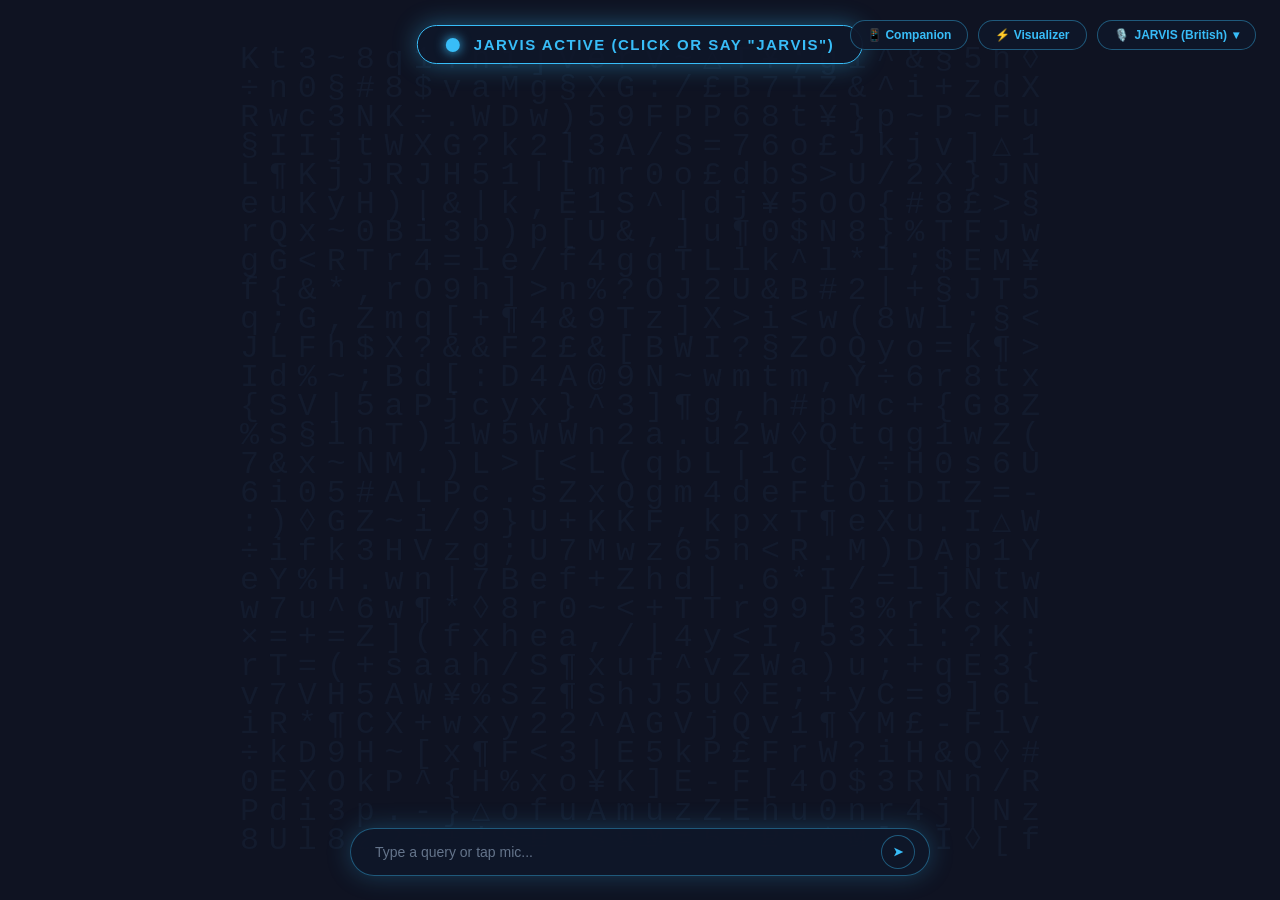
<file: ripple_overlay.html>
<!DOCTYPE html>
<html lang="en">
<head>
    <meta charset="UTF-8">
    <meta name="viewport" content="width=device-width, initial-scale=1.0">
    <title>JARVIS Ripple Study Overlay</title>
    <style>
        * { box-sizing: border-box; margin: 0; padding: 0; user-select: none; }
        body, html {
            width: 100%;
            height: 100%;
            overflow: hidden;
            background: rgba(10, 15, 30, 0.85);
            font-family: 'Segoe UI', Tahoma, Geneva, Verdana, sans-serif;
            color: #e2e8f0;
        }
        #canvas-container {
            position: absolute;
            inset: 0;
            width: 100%;
            height: 100%;
            display: flex;
            align-items: center;
            justify-content: center;
        }
        canvas {
            display: block;
            width: 100%;
            height: 100%;
            cursor: pointer;
        }
        #hud-badge {
            position: absolute;
            top: 25px;
            left: 50%;
            transform: translateX(-50%);
            background: rgba(15, 23, 42, 0.85);
            border: 1px solid #38bdf8;
            border-radius: 30px;
            padding: 10px 28px;
            display: flex;
            align-items: center;
            gap: 14px;
            box-shadow: 0 0 25px rgba(56, 189, 248, 0.4);
            pointer-events: none;
            z-index: 10;
        }
        .status-dot {
            width: 14px;
            height: 14px;
            border-radius: 50%;
            background: #38bdf8;
            box-shadow: 0 0 12px #38bdf8;
            animation: pulse 2s infinite;
        }
        .status-text {
            font-size: 15px;
            font-weight: 700;
            letter-spacing: 1.5px;
            color: #38bdf8;
            text-transform: uppercase;
        }
        @keyframes pulse {
            0% { transform: scale(0.95); box-shadow: 0 0 0 0 rgba(56, 189, 248, 0.7); }
            70% { transform: scale(1.15); box-shadow: 0 0 0 12px rgba(56, 189, 248, 0); }
            100% { transform: scale(0.95); box-shadow: 0 0 0 0 rgba(56, 189, 248, 0); }
        }

        /* Top HUD Bar & Voice Pack Selector */
        #top-bar {
            position: absolute;
            top: 20px;
            right: 24px;
            display: flex;
            align-items: center;
            gap: 10px;
            z-index: 100;
        }
        .hud-link, .hud-btn {
            background: rgba(15, 23, 42, 0.88);
            border: 1px solid rgba(56, 189, 248, 0.4);
            border-radius: 20px;
            padding: 7px 16px;
            color: #38bdf8;
            font-size: 12px;
            font-weight: 600;
            text-decoration: none;
            cursor: pointer;
            backdrop-filter: blur(10px);
            transition: all 0.2s;
            display: inline-flex;
            align-items: center;
            gap: 6px;
        }
        .hud-link:hover, .hud-btn:hover {
            background: rgba(56, 189, 248, 0.2);
            box-shadow: 0 0 16px rgba(56, 189, 248, 0.45);
            color: #fff;
        }
        .voice-selector-container {
            position: relative;
        }
        .voice-dropdown-menu {
            display: none;
            position: absolute;
            top: calc(100% + 8px);
            right: 0;
            background: rgba(10, 16, 28, 0.97);
            border: 1px solid #38bdf8;
            border-radius: 12px;
            box-shadow: 0 0 25px rgba(56, 189, 248, 0.35);
            backdrop-filter: blur(14px);
            width: 290px;
            z-index: 200;
            overflow: hidden;
        }
        .dropdown-header {
            font-size: 10px;
            font-weight: 700;
            letter-spacing: 1px;
            color: #94a3b8;
            padding: 10px 14px 6px;
            text-transform: uppercase;
        }
        .voice-option {
            padding: 8px 14px;
            font-size: 12px;
            color: #e2e8f0;
            cursor: pointer;
            transition: all 0.15s;
        }
        .voice-option:hover {
            background: rgba(56, 189, 248, 0.2);
            color: #38bdf8;
        }
        .voice-option.active {
            background: rgba(56, 189, 248, 0.2);
            color: #38bdf8;
            font-weight: 700;
        }
        .dropdown-divider {
            height: 1px;
            background: rgba(56, 189, 248, 0.15);
            margin: 4px 0;
        }

        /* Bottom Command Bar */
        #bottom-bar {
            position: absolute;
            bottom: 24px;
            left: 50%;
            transform: translateX(-50%);
            display: flex;
            align-items: center;
            gap: 8px;
            width: 90%;
            max-width: 580px;
            background: rgba(15, 23, 42, 0.88);
            border: 1px solid rgba(56, 189, 248, 0.4);
            border-radius: 30px;
            padding: 6px 14px;
            backdrop-filter: blur(12px);
            box-shadow: 0 0 25px rgba(56, 189, 248, 0.25);
            z-index: 100;
        }
        #web-query-input {
            flex: 1;
            background: transparent;
            border: none;
            outline: none;
            color: #f1f5f9;
            font-size: 14px;
            padding: 6px 10px;
        }
        #web-query-input::placeholder {
            color: #64748b;
        }
    </style>
</head>
<body>
    <div id="canvas-container">
        <canvas id="ripple-canvas"></canvas>
        <div id="hud-badge">
            <div class="status-dot" id="status-dot"></div>
            <div class="status-text" id="status-text">JARVIS Active (Click or Say "Jarvis")</div>
        </div>

        <!-- Top Navigation & Voice Pack Selector -->
        <div id="top-bar">
            <a href="/app" class="hud-link">📱 Companion</a>
            <a href="/visualizer" class="hud-link">⚡ Visualizer</a>
            <div class="voice-selector-container">
                <button id="btn-voice-menu" class="hud-btn" onclick="toggleVoiceDropdown(event)">
                    🎙️ <span id="lbl-web-voice">JARVIS (British)</span> ▾
                </button>
                <div id="voice-dropdown" class="voice-dropdown-menu">
                    <div class="dropdown-header">NEURAL STUDIO VOICE PACKS</div>
                    <div class="voice-option active" data-voice="en-GB-RyanNeural" onclick="selectWebVoice('en-GB-RyanNeural', 'JARVIS (British)')">🇬🇧 JARVIS (British Male)</div>
                    <div class="voice-option" data-voice="en-GB-SoniaNeural" onclick="selectWebVoice('en-GB-SoniaNeural', 'F.R.I.D.A.Y. (British)')">🇬🇧 F.R.I.D.A.Y. (British Female)</div>
                    <div class="voice-option" data-voice="en-US-GuyNeural" onclick="selectWebVoice('en-US-GuyNeural', 'Guy (US Tech)')">🇺🇸 Guy (US Male - Tech)</div>
                    <div class="voice-option" data-voice="en-US-JennyNeural" onclick="selectWebVoice('en-US-JennyNeural', 'Jenny (US Natural)')">🇺🇸 Jenny (US Female - Natural)</div>
                    <div class="voice-option" data-voice="en-US-ChristopherNeural" onclick="selectWebVoice('en-US-ChristopherNeural', 'Christopher (US)')">🇺🇸 Christopher (US Authoritative)</div>
                    <div class="voice-option" data-voice="en-AU-WilliamNeural" onclick="selectWebVoice('en-AU-WilliamNeural', 'William (Australian)')">🇦🇺 William (Australian Male)</div>
                    <div class="voice-option" data-voice="en-IN-PrabhatNeural" onclick="selectWebVoice('en-IN-PrabhatNeural', 'Prabhat (Indian)')">🇮🇳 Prabhat (Indian Male)</div>
                    <div class="voice-option" data-voice="en-IN-NeerjaNeural" onclick="selectWebVoice('en-IN-NeerjaNeural', 'Neerja (Indian)')">🇮🇳 Neerja (Indian Female)</div>
                    <div class="dropdown-divider"></div>
                    <div class="voice-option" data-voice="browser" onclick="selectWebVoice('browser', 'Browser System TTS')">📱 Local Browser TTS</div>
                    <div class="dropdown-divider"></div>
                    <div style="padding: 8px 12px; display: flex; gap: 8px;">
                        <button class="hud-btn" style="flex: 1; padding: 6px; font-size: 11px; justify-content: center;" onclick="testWebVoice(event)">▶️ Test Voice</button>
                    </div>
                </div>
            </div>
        </div>

        <!-- Bottom Query Bar -->
        <div id="bottom-bar">
            <input type="text" id="web-query-input" placeholder="Type a query or tap mic..." onkeydown="handleWebInputKey(event)">
            <button class="hud-btn" style="border-radius: 50%; width: 34px; height: 34px; padding: 0; justify-content: center;" onclick="submitWebQuery()">➤</button>
        </div>
    </div>

    <script>
        const CHARS = "ABCDEFGHIJKLMNOPQRSTUVWXYZabcdefghijklmnopqrstuvwxyz0123456789=?#§¶△◊×÷%@&*/<>+-$¥£~^|:;.,()[]{}";
        const canvas = document.getElementById('ripple-canvas');
        const ctx = canvas.getContext('2d');
        const statusText = document.getElementById('status-text');
        const statusDot = document.getElementById('status-dot');

        let width = window.innerWidth;
        let height = window.innerHeight;

        function resize() {
            width = window.innerWidth;
            height = window.innerHeight;
            const dpr = Math.min(window.devicePixelRatio || 1, 2);
            canvas.width = width * dpr;
            canvas.height = height * dpr;
            ctx.setTransform(dpr, 0, 0, dpr, 0, 0);
        }
        window.addEventListener('resize', resize);
        resize();

        let rings = [];
        let clock = 0;
        let lastTime = performance.now();

        function rng(seed) {
            let s = seed >>> 0;
            return function() {
                s ^= s << 13; s >>>= 0;
                s ^= s >> 17;
                s ^= s << 5; s >>>= 0;
                return s / 4294967296;
            };
        }

        const N = 28;
        let glyphs = new Array(N * N);
        const rand = rng(20260809);
        for (let i = 0; i < N * N; i++) {
            glyphs[i] = CHARS.charAt(Math.floor(rand() * CHARS.length));
        }

        function emit(x, y) {
            rings.push({ x, y, t: clock });
            if (rings.length > 10) rings.shift();
        }

        let autoAcc = 0;
        const autoRng = rng(880219);
        let accentRGB = [56, 189, 248];

        function setStatus(text, colorHex, rgbArray) {
            statusText.innerText = text;
            statusText.style.color = colorHex;
            statusDot.style.background = colorHex;
            statusDot.style.boxShadow = `0 0 14px ${colorHex}`;
            accentRGB = rgbArray;
        }

        function render(now) {
            const dt = Math.min(0.05, (now - lastTime) / 1000);
            lastTime = now;
            clock += dt;

            ctx.clearRect(0, 0, width, height);

            autoAcc += dt * 0.5;
            if (autoAcc >= 2.0) {
                autoAcc -= 2.0;
                emit(autoRng() * width, autoRng() * height);
            }

            while (rings.length && clock - rings[0].t > 1.8) {
                rings.shift();
            }

            const cell = (Math.min(width, height) / N) * 0.9;
            const fs = cell * 1.1;
            const x0 = width / 2 - (cell * (N - 1)) / 2;
            const y0 = height / 2 - (cell * (N - 1)) / 2;

            ctx.textAlign = "center";
            ctx.textBaseline = "middle";
            ctx.font = `${fs.toFixed(1)}px "Courier New", Courier, monospace`;

            for (let gy = 0; gy < N; gy++) {
                const py = y0 + gy * cell;
                for (let gx = 0; gx < N; gx++) {
                    const px = x0 + gx * cell;
                    let val = 0;

                    for (let k = 0; k < rings.length; k++) {
                        const R = rings[k];
                        const age = clock - R.t;
                        if (age < 0) continue;
                        const rad = width * 0.8 * age;
                        const dx = px - R.x;
                        const dy = py - R.y;
                        const d = Math.sqrt(dx * dx + dy * dy);
                        let q = (d - rad) / (cell * 2.5);
                        if (q > 2.4 || q < -3.5) continue;
                        if (q < 0) q *= 0.6;
                        const env = Math.max(0, 1 - age / 1.8);
                        val += Math.exp(-q * q) * Math.pow(env, 1.15);
                    }

                    val = Math.min(1, val * 1.2);
                    const chr = glyphs[gy * N + gx];

                    const baseAlpha = 0.25;
                    const alpha = baseAlpha + val * 0.75;
                    const r = Math.round(30 + (accentRGB[0] - 30) * val);
                    const g = Math.round(50 + (accentRGB[1] - 50) * val);
                    const b = Math.round(80 + (accentRGB[2] - 80) * val);

                    ctx.fillStyle = `rgba(${r}, ${g}, ${b}, ${alpha.toFixed(2)})`;
                    ctx.fillText(chr, px, py);

                    if (val > 0.05) {
                        ctx.strokeStyle = `rgba(${accentRGB[0]}, ${accentRGB[1]}, ${accentRGB[2]}, ${val.toFixed(2)})`;
                        ctx.lineWidth = fs * val * 0.12;
                        ctx.strokeText(chr, px, py);
                    }
                }
            }

            requestAnimationFrame(render);
        }

        requestAnimationFrame(render);

        // Web Speech Recognition for Voice Queries on Overlay Click
        const SpeechRecognition = window.SpeechRecognition || window.webkitSpeechRecognition;
        let recognition = null;

        if (SpeechRecognition) {
            recognition = new SpeechRecognition();
            recognition.lang = 'en-US';
            recognition.interimResults = false;

            recognition.onstart = () => {
                setStatus("🎤 Listening...", "#4ade80", [74, 222, 128]); // Green
            };

            recognition.onresult = (event) => {
                const userQuery = event.results[0][0].transcript;
                setStatus("🧠 Thinking...", "#c084fc", [192, 132, 252]); // Purple

                handleWebQuery(userQuery);
            };

            recognition.onerror = () => {
                setStatus("JARVIS Active (Click or Say 'Jarvis')", "#38bdf8", [56, 189, 248]);
            };
        }

        // ── Voice Pack & Audio Management ──
        let webActiveVoice = localStorage.getItem('jarvis_web_voice') || 'en-GB-RyanNeural';
        let webVoiceLabel = localStorage.getItem('jarvis_web_voice_label') || 'JARVIS (British)';
        let ttsAudio = new Audio();

        document.getElementById('lbl-web-voice').innerText = webVoiceLabel;
        document.querySelectorAll('.voice-option').forEach(el => {
            el.classList.toggle('active', el.getAttribute('data-voice') === webActiveVoice);
        });

        function toggleVoiceDropdown(e) {
            if (e) e.stopPropagation();
            const dd = document.getElementById('voice-dropdown');
            dd.style.display = dd.style.display === 'block' ? 'none' : 'block';
        }

        window.addEventListener('click', (e) => {
            const dd = document.getElementById('voice-dropdown');
            if (dd && !e.target.closest('.voice-selector-container')) {
                dd.style.display = 'none';
            }
        });

        function getAuthHeaders() {
            const urlParams = new URLSearchParams(window.location.search);
            const token = urlParams.get('token') || localStorage.getItem('jarvis_token') || '';
            if (urlParams.get('token')) {
                localStorage.setItem('jarvis_token', urlParams.get('token'));
            }
            const headers = { 'Content-Type': 'application/json' };
            if (token) headers['x-jarvis-token'] = token;
            return headers;
        }

        function selectWebVoice(voiceId, label) {
            webActiveVoice = voiceId;
            webVoiceLabel = label;
            localStorage.setItem('jarvis_web_voice', webActiveVoice);
            localStorage.setItem('jarvis_web_voice_label', webVoiceLabel);
            document.getElementById('lbl-web-voice').innerText = label;

            document.querySelectorAll('.voice-option').forEach(el => {
                el.classList.toggle('active', el.getAttribute('data-voice') === voiceId);
            });

            // If neural voice, notify server of default
            if (voiceId !== 'browser') {
                fetch('/api/tts/set_voice', {
                    method: 'POST',
                    headers: getAuthHeaders(),
                    body: JSON.stringify({ voice: voiceId })
                }).catch(() => {});
            }

            const dd = document.getElementById('voice-dropdown');
            if (dd) dd.style.display = 'none';
        }

        function speakWebResponse(text) {
            if (!text || !text.trim()) return;

            if (webActiveVoice !== 'browser') {
                setStatus("🔊 Speaking...", "#38bdf8", [56, 189, 248]);
                fetch('/api/tts/generate', {
                    method: 'POST',
                    headers: { 'Content-Type': 'application/json' },
                    body: JSON.stringify({ text: text, voice: webActiveVoice })
                })
                .then(res => {
                    if (!res.ok) throw new Error("TTS generation failed");
                    return res.blob();
                })
                .then(blob => {
                    const url = URL.createObjectURL(blob);
                    ttsAudio.src = url;
                    ttsAudio.onended = () => {
                        setStatus("JARVIS Active (Click or Say 'Jarvis')", "#38bdf8", [56, 189, 248]);
                    };
                    ttsAudio.play();
                })
                .catch(() => {
                    fallbackBrowserTTS(text);
                });
            } else {
                fallbackBrowserTTS(text);
            }
        }

        function fallbackBrowserTTS(text) {
            setStatus("🔊 Speaking...", "#38bdf8", [56, 189, 248]);
            const utterance = new SpeechSynthesisUtterance(text);
            utterance.onend = () => {
                setStatus("JARVIS Active (Click or Say 'Jarvis')", "#38bdf8", [56, 189, 248]);
            };
            window.speechSynthesis.speak(utterance);
        }

        function testWebVoice(e) {
            if (e) e.stopPropagation();
            speakWebResponse("Online and at your service, sir.");
        }

        function handleWebQuery(query) {
            if (!query || !query.trim()) return;
            setStatus("🧠 Thinking...", "#c084fc", [192, 132, 252]);

            fetch('/ask', {
                method: 'POST',
                headers: getAuthHeaders(),
                body: JSON.stringify({ text: query })
            })
            .then(res => res.json())
            .then(data => {
                speakWebResponse(data.reply);
            })
            .catch(() => {
                setStatus("JARVIS Active (Click or Say 'Jarvis')", "#38bdf8", [56, 189, 248]);
            });
        }

        function handleWebInputKey(e) {
            if (e.key === 'Enter') {
                submitWebQuery();
            }
        }

        function submitWebQuery() {
            const input = document.getElementById('web-query-input');
            const val = input.value.trim();
            if (val) {
                input.value = '';
                handleWebQuery(val);
            }
        }

        window.addEventListener('pointerdown', (e) => {
            if (e.target.closest('#top-bar') || e.target.closest('#bottom-bar')) return;
            emit(e.clientX, e.clientY);
            if (recognition) {
                try { recognition.start(); } catch(err) {}
            }
        });
    </script>
</body>
</html>
</file>
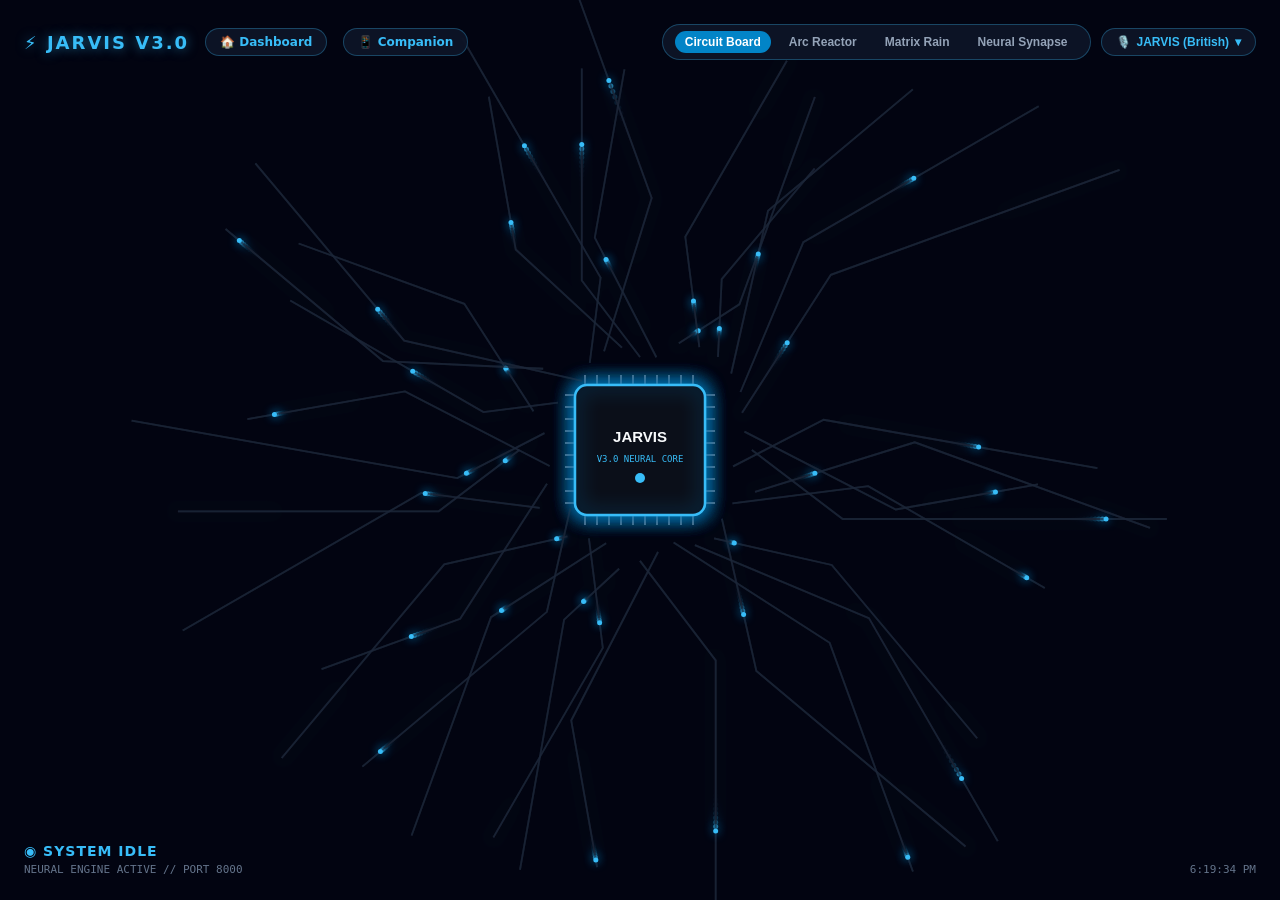
<file: mobile/visualizer.html>
<!DOCTYPE html>
<html lang="en">
<head>
  <meta charset="UTF-8">
  <meta name="viewport" content="width=device-width, initial-scale=1.0">
  <title>JARVIS V3.0 - Living Visualizer</title>
  <style>
    * {
      margin: 0;
      padding: 0;
      box-sizing: border-box;
      user-select: none;
    }
    body {
      background-color: #030712;
      color: #f1f5f9;
      font-family: 'Segoe UI', system-ui, -apple-system, sans-serif;
      overflow: hidden;
      width: 100vw;
      height: 100vh;
    }
    canvas {
      position: absolute;
      top: 0;
      left: 0;
      width: 100%;
      height: 100%;
      z-index: 1;
    }
    .hud-overlay {
      position: absolute;
      top: 0;
      left: 0;
      width: 100%;
      height: 100%;
      z-index: 10;
      pointer-events: none;
      display: flex;
      flex-direction: column;
      justify-content: space-between;
      padding: 24px;
    }
    .hud-header {
      display: flex;
      justify-content: space-between;
      align-items: center;
    }
    .hud-title {
      font-size: 18px;
      font-weight: 700;
      letter-spacing: 2px;
      color: #38bdf8;
      text-shadow: 0 0 12px rgba(56, 189, 248, 0.6);
      display: flex;
      align-items: center;
      gap: 8px;
    }
    .header-right {
      pointer-events: auto;
      display: flex;
      align-items: center;
      gap: 10px;
    }
    .hud-link, .hud-btn {
      background: rgba(15, 23, 42, 0.85);
      border: 1px solid rgba(56, 189, 248, 0.3);
      border-radius: 20px;
      padding: 6px 14px;
      color: #38bdf8;
      font-size: 12px;
      font-weight: 600;
      text-decoration: none;
      cursor: pointer;
      backdrop-filter: blur(8px);
      transition: all 0.2s ease;
      display: inline-flex;
      align-items: center;
      gap: 6px;
    }
    .hud-link:hover, .hud-btn:hover {
      background: rgba(56, 189, 248, 0.2);
      box-shadow: 0 0 14px rgba(56, 189, 248, 0.4);
      color: #ffffff;
    }
    .voice-selector-container {
      position: relative;
    }
    .voice-dropdown-menu {
      display: none;
      position: absolute;
      top: calc(100% + 8px);
      right: 0;
      background: rgba(10, 16, 28, 0.97);
      border: 1px solid #38bdf8;
      border-radius: 12px;
      box-shadow: 0 0 25px rgba(56, 189, 248, 0.35);
      backdrop-filter: blur(14px);
      width: 290px;
      z-index: 200;
      overflow: hidden;
    }
    .dropdown-header {
      font-size: 10px;
      font-weight: 700;
      letter-spacing: 1px;
      color: #94a3b8;
      padding: 10px 14px 6px;
      text-transform: uppercase;
    }
    .voice-option {
      padding: 8px 14px;
      font-size: 12px;
      color: #e2e8f0;
      cursor: pointer;
      transition: all 0.15s;
    }
    .voice-option:hover {
      background: rgba(56, 189, 248, 0.2);
      color: #38bdf8;
    }
    .voice-option.active {
      background: rgba(56, 189, 248, 0.2);
      color: #38bdf8;
      font-weight: 700;
    }
    .dropdown-divider {
      height: 1px;
      background: rgba(56, 189, 248, 0.15);
      margin: 4px 0;
    }
    .theme-selector {
      pointer-events: auto;
      display: flex;
      gap: 8px;
      background: rgba(15, 23, 42, 0.85);
      padding: 6px 12px;
      border-radius: 20px;
      border: 1px solid rgba(56, 189, 248, 0.3);
      backdrop-filter: blur(8px);
    }
    .theme-btn {
      background: transparent;
      border: none;
      color: #94a3b8;
      font-size: 12px;
      font-weight: 600;
      padding: 4px 10px;
      border-radius: 12px;
      cursor: pointer;
      transition: all 0.2s ease;
    }
    .theme-btn.active, .theme-btn:hover {
      color: #ffffff;
      background: #0284c7;
    }
    .hud-footer {
      display: flex;
      justify-content: space-between;
      align-items: flex-end;
    }
    .status-badge {
      display: flex;
      flex-direction: column;
      gap: 4px;
    }
    .status-text {
      font-size: 14px;
      font-weight: 600;
      color: #38bdf8;
      letter-spacing: 1px;
    }
    .telemetry {
      font-size: 11px;
      color: #64748b;
      font-family: monospace;
    }
  </style>
</head>
<body>
  <canvas id="visualizerCanvas"></canvas>

  <div class="hud-overlay">
    <div class="hud-header">
      <div style="display: flex; align-items: center; gap: 16px; pointer-events: auto;">
        <div class="hud-title">
          <span>⚡ JARVIS V3.0</span>
        </div>
        <a href="/" class="hud-link">🏠 Dashboard</a>
        <a href="/app" class="hud-link">📱 Companion</a>
      </div>
      <div class="header-right">
        <div class="theme-selector">
          <button class="theme-btn active" onclick="setTheme('circuit')">Circuit Board</button>
          <button class="theme-btn" onclick="setTheme('reactor')">Arc Reactor</button>
          <button class="theme-btn" onclick="setTheme('matrix')">Matrix Rain</button>
          <button class="theme-btn" onclick="setTheme('neural')">Neural Synapse</button>
        </div>
        <div class="voice-selector-container">
          <button id="btn-voice-menu" class="hud-btn" onclick="toggleVoiceDropdown(event)">
            🎙️ <span id="lbl-vis-voice">JARVIS (British)</span> ▾
          </button>
          <div id="voice-dropdown" class="voice-dropdown-menu">
            <div class="dropdown-header">NEURAL STUDIO VOICE PACKS</div>
            <div class="voice-option active" data-voice="en-GB-RyanNeural" onclick="selectVoice('en-GB-RyanNeural', 'JARVIS (British)')">🇬🇧 JARVIS (British Male)</div>
            <div class="voice-option" data-voice="en-GB-SoniaNeural" onclick="selectVoice('en-GB-SoniaNeural', 'F.R.I.D.A.Y. (British)')">🇬🇧 F.R.I.D.A.Y. (British Female)</div>
            <div class="voice-option" data-voice="en-US-GuyNeural" onclick="selectVoice('en-US-GuyNeural', 'Guy (US Tech)')">🇺🇸 Guy (US Male - Tech)</div>
            <div class="voice-option" data-voice="en-US-JennyNeural" onclick="selectVoice('en-US-JennyNeural', 'Jenny (US Natural)')">🇺🇸 Jenny (US Female - Natural)</div>
            <div class="voice-option" data-voice="en-US-ChristopherNeural" onclick="selectVoice('en-US-ChristopherNeural', 'Christopher (US)')">🇺🇸 Christopher (US Authoritative)</div>
            <div class="voice-option" data-voice="en-AU-WilliamNeural" onclick="selectVoice('en-AU-WilliamNeural', 'William (Australian)')">🇦🇺 William (Australian Male)</div>
            <div class="voice-option" data-voice="en-IN-PrabhatNeural" onclick="selectVoice('en-IN-PrabhatNeural', 'Prabhat (Indian)')">🇮🇳 Prabhat (Indian Male)</div>
            <div class="voice-option" data-voice="en-IN-NeerjaNeural" onclick="selectVoice('en-IN-NeerjaNeural', 'Neerja (Indian)')">🇮🇳 Neerja (Indian Female)</div>
            <div class="dropdown-divider"></div>
            <div class="voice-option" data-voice="browser" onclick="selectVoice('browser', 'Browser System TTS')">📱 Local Browser TTS</div>
            <div class="dropdown-divider"></div>
            <div style="padding: 8px 12px; display: flex; gap: 8px;">
              <button class="hud-btn" style="flex: 1; padding: 6px; font-size: 11px; justify-content: center;" onclick="testVoice(event)">▶️ Test Voice</button>
            </div>
          </div>
        </div>
      </div>
    </div>

    <div class="hud-footer">
      <div class="status-badge">
        <div id="statusText" class="status-text">◉ SYSTEM IDLE</div>
        <div id="telemetryText" class="telemetry">NEURAL ENGINE ACTIVE // PORT 8000</div>
      </div>
      <div class="telemetry" id="clockText">00:00:00</div>
    </div>
  </div>

  <script>
    const canvas = document.getElementById('visualizerCanvas');
    const ctx = canvas.getContext('2d');
    let width, height;

    let currentTheme = 'circuit';
    let currentState = 'IDLE'; // IDLE, LISTENING, THINKING, SPEAKING
    let statePhase = 0.0;
    let particles = [];
    let circuitPaths = [];

    const STATE_PALETTES = {
      IDLE: { primary: '#38bdf8', glow: '#0284c7', core: '#e0f2fe' },
      LISTENING: { primary: '#4ade80', glow: '#16a34a', core: '#dcfce7' },
      THINKING: { primary: '#c084fc', glow: '#9333ea', core: '#f3e8ff' },
      SPEAKING: { primary: '#fbbf24', glow: '#d97706', core: '#fef3c7' },
      OBSERVING: { primary: '#06b6d4', glow: '#0891b2', core: '#cffafe' }
    };

    function resize() {
      width = canvas.width = window.innerWidth;
      height = canvas.height = window.innerHeight;
      initCircuits();
      initParticles();
    }
    window.addEventListener('resize', resize);

    function setTheme(name) {
      currentTheme = name;
      document.querySelectorAll('.theme-btn').forEach(btn => btn.classList.remove('active'));
      event.target.classList.add('active');
    }

    // ── 1. Living Circuit Board Engine ──
    function initCircuits() {
      circuitPaths = [];
      const cx = width / 2;
      const cy = height / 2;
      const numLines = 36;

      for (let i = 0; i < numLines; i++) {
        const angle = (i / numLines) * Math.PI * 2;
        const dist1 = 90 + Math.random() * 40;
        const x1 = cx + Math.cos(angle) * dist1;
        const y1 = cy + Math.sin(angle) * dist1;

        // Dog-leg bend
        const bendLen = 70 + Math.random() * 120;
        const bendAngle = angle + (Math.random() > 0.5 ? 0.65 : -0.65);
        const x2 = x1 + Math.cos(bendAngle) * bendLen;
        const y2 = y1 + Math.sin(bendAngle) * bendLen;

        const endLen = 140 + Math.random() * 200;
        const x3 = x2 + Math.cos(angle) * endLen;
        const y3 = y2 + Math.sin(angle) * endLen;

        circuitPaths.push({
          x1, y1, x2, y2, x3, y3,
          packetPos: Math.random(),
          speed: 0.004 + Math.random() * 0.008
        });
      }
    }

    function drawCircuitBoard(colors) {
      const cx = width / 2;
      const cy = height / 2;

      // Draw etched circuit pathways
      ctx.lineWidth = 1.8;
      for (const p of circuitPaths) {
        ctx.strokeStyle = 'rgba(30, 41, 59, 0.65)';
        ctx.beginPath();
        ctx.moveTo(p.x1, p.y1);
        ctx.lineTo(p.x2, p.y2);
        ctx.lineTo(p.x3, p.y3);
        ctx.stroke();

        // Animated neon data pulses traveling along lines
        p.packetPos = (p.packetPos + p.speed) % 1.0;
        let px, py;
        if (p.packetPos < 0.5) {
          const t = p.packetPos * 2;
          px = p.x1 + (p.x2 - p.x1) * t;
          py = p.y1 + (p.y2 - p.y1) * t;
        } else {
          const t = (p.packetPos - 0.5) * 2;
          px = p.x2 + (p.x3 - p.x2) * t;
          py = p.y2 + (p.y3 - p.y2) * t;
        }

        ctx.fillStyle = colors.primary;
        ctx.shadowColor = colors.glow;
        ctx.shadowBlur = 10;
        ctx.beginPath();
        ctx.arc(px, py, 2.5, 0, Math.PI * 2);
        ctx.fill();
        ctx.shadowBlur = 0;
      }

      // Central Processor Chip
      const chipSize = 130;
      const x = cx - chipSize / 2;
      const y = cy - chipSize / 2;

      // Chip Pins
      ctx.strokeStyle = 'rgba(148, 163, 184, 0.4)';
      ctx.lineWidth = 2;
      for (let i = 10; i < chipSize; i += 12) {
        // Top/Bottom pins
        ctx.beginPath();
        ctx.moveTo(x + i, y); ctx.lineTo(x + i, y - 10);
        ctx.moveTo(x + i, y + chipSize); ctx.lineTo(x + i, y + chipSize + 10);
        // Left/Right pins
        ctx.moveTo(x, y + i); ctx.lineTo(x - 10, y + i);
        ctx.moveTo(x + chipSize, y + i); ctx.lineTo(x + chipSize + 10, y + i);
        ctx.stroke();
      }

      // Chip Base Body
      ctx.fillStyle = '#0b0f19';
      ctx.strokeStyle = colors.primary;
      ctx.lineWidth = 2.5;
      ctx.shadowColor = colors.glow;
      ctx.shadowBlur = 20;
      ctx.beginPath();
      ctx.roundRect(x, y, chipSize, chipSize, 12);
      ctx.fill();
      ctx.stroke();
      ctx.shadowBlur = 0;

      // Chip Core Label
      ctx.fillStyle = '#f8fafc';
      ctx.font = 'bold 15px Segoe UI, sans-serif';
      ctx.textAlign = 'center';
      ctx.fillText('JARVIS', cx, cy - 8);

      ctx.fillStyle = colors.primary;
      ctx.font = '9px monospace';
      ctx.fillText('V3.0 NEURAL CORE', cx, cy + 12);

      // Core pulsating LED
      const pulse = (Math.sin(statePhase) + 1) / 2;
      ctx.fillStyle = colors.primary;
      ctx.beginPath();
      ctx.arc(cx, cy + 28, 3 + pulse * 2, 0, Math.PI * 2);
      ctx.fill();
    }

    // ── 2. Radial Arc Reactor ──
    function drawArcReactor(colors) {
      const cx = width / 2;
      const cy = height / 2;
      const pulse = Math.sin(statePhase) * 4;

      ctx.strokeStyle = colors.primary;
      ctx.shadowColor = colors.glow;
      ctx.shadowBlur = 18;

      for (let r = 50; r <= 160; r += 35) {
        ctx.lineWidth = 2.5;
        ctx.beginPath();
        ctx.arc(cx, cy, r + pulse, statePhase, statePhase + Math.PI * 1.5);
        ctx.stroke();

        ctx.beginPath();
        ctx.arc(cx, cy, r - 5, -statePhase * 1.2, -statePhase * 1.2 + Math.PI * 0.8);
        ctx.stroke();
      }

      // Center glowing reactor
      ctx.fillStyle = colors.core;
      ctx.beginPath();
      ctx.arc(cx, cy, 24 + pulse, 0, Math.PI * 2);
      ctx.fill();
      ctx.shadowBlur = 0;
    }

    // ── 3. Matrix Digital Rain ──
    const matrixChars = '01JARVISΩΨ∆∑√∂πµ';
    let drops = [];
    function initMatrix() {
      const cols = Math.floor(width / 20);
      drops = [];
      for (let i = 0; i < cols; i++) drops[i] = Math.random() * -100;
    }

    function drawMatrixRain(colors) {
      if (drops.length === 0) initMatrix();
      ctx.fillStyle = 'rgba(3, 7, 18, 0.2)';
      ctx.fillRect(0, 0, width, height);

      ctx.fillStyle = colors.primary;
      ctx.font = '14px monospace';

      for (let i = 0; i < drops.length; i++) {
        const text = matrixChars[Math.floor(Math.random() * matrixChars.length)];
        ctx.fillText(text, i * 20, drops[i] * 20);

        if (drops[i] * 20 > height && Math.random() > 0.975) {
          drops[i] = 0;
        }
        drops[i]++;
      }
    }

    // ── 4. Neural Synapse ──
    function initParticles() {
      particles = [];
      for (let i = 0; i < 45; i++) {
        particles.push({
          x: Math.random() * width,
          y: Math.random() * height,
          vx: (Math.random() - 0.5) * 1.2,
          vy: (Math.random() - 0.5) * 1.2
        });
      }
    }

    function drawNeural(colors) {
      for (const p of particles) {
        p.x += p.vx;
        p.y += p.vy;
        if (p.x < 0 || p.x > width) p.vx *= -1;
        if (p.y < 0 || p.y > height) p.vy *= -1;

        ctx.fillStyle = colors.primary;
        ctx.beginPath();
        ctx.arc(p.x, p.y, 3, 0, Math.PI * 2);
        ctx.fill();
      }

      ctx.lineWidth = 0.8;
      for (let i = 0; i < particles.length; i++) {
        for (let j = i + 1; j < particles.length; j++) {
          const dx = particles[i].x - particles[j].x;
          const dy = particles[i].y - particles[j].y;
          const dist = Math.sqrt(dx * dx + dy * dy);
          if (dist < 130) {
            ctx.strokeStyle = `rgba(56, 189, 248, ${1 - dist / 130})`;
            ctx.beginPath();
            ctx.moveTo(particles[i].x, particles[i].y);
            ctx.lineTo(particles[j].x, particles[j].y);
            ctx.stroke();
          }
        }
      }
    }

    // ── Main Render Loop ──
    function loop() {
      statePhase += 0.04;

      const colors = STATE_PALETTES[currentState] || STATE_PALETTES.IDLE;

      if (currentTheme !== 'matrix') {
        ctx.fillStyle = 'rgba(3, 7, 18, 0.4)';
        ctx.fillRect(0, 0, width, height);
      }

      if (currentTheme === 'circuit') {
        drawCircuitBoard(colors);
      } else if (currentTheme === 'reactor') {
        drawArcReactor(colors);
      } else if (currentTheme === 'matrix') {
        drawMatrixRain(colors);
      } else if (currentTheme === 'neural') {
        drawNeural(colors);
      }

      // Update HUD Clock
      const now = new Date();
      document.getElementById('clockText').innerText = now.toLocaleTimeString();

      requestAnimationFrame(loop);
    }

    // ── WebSocket Live Synchronization ──
    function connectTelemetry() {
      const host = window.location.host || 'localhost:8000';
      const proto = window.location.protocol === 'https:' ? 'wss:' : 'ws:';
      const ws = new WebSocket(`${proto}//${host}/ws/chat`);

      ws.onmessage = (event) => {
        try {
          const data = JSON.parse(event.data);
          if (data.type === 'state') {
            currentState = data.state;
            document.getElementById('statusText').innerText = `◉ ${currentState}`;
          }
        } catch (e) {}
      };

      ws.onclose = () => setTimeout(connectTelemetry, 3000);
    }

    // ── Voice Pack Selection & Real-Time TTS ──
    let activeVoice = localStorage.getItem('jarvis_web_voice') || 'en-GB-RyanNeural';
    let voiceLabel = localStorage.getItem('jarvis_web_voice_label') || 'JARVIS (British)';
    let visAudio = new Audio();

    const lblVoice = document.getElementById('lbl-vis-voice');
    if (lblVoice) lblVoice.innerText = voiceLabel;

    document.querySelectorAll('.voice-option').forEach(el => {
      el.classList.toggle('active', el.getAttribute('data-voice') === activeVoice);
    });

    function toggleVoiceDropdown(e) {
      if (e) e.stopPropagation();
      const dd = document.getElementById('voice-dropdown');
      if (dd) dd.style.display = dd.style.display === 'block' ? 'none' : 'block';
    }

    window.addEventListener('click', (e) => {
      const dd = document.getElementById('voice-dropdown');
      if (dd && !e.target.closest('.voice-selector-container')) {
        dd.style.display = 'none';
      }
    });

    function selectVoice(voiceId, label) {
      activeVoice = voiceId;
      voiceLabel = label;
      localStorage.setItem('jarvis_web_voice', activeVoice);
      localStorage.setItem('jarvis_web_voice_label', voiceLabel);

      const lbl = document.getElementById('lbl-vis-voice');
      if (lbl) lbl.innerText = label;

      document.querySelectorAll('.voice-option').forEach(el => {
        el.classList.toggle('active', el.getAttribute('data-voice') === voiceId);
      });

      if (voiceId !== 'browser') {
        const urlParams = new URLSearchParams(window.location.search);
        const token = urlParams.get('token') || localStorage.getItem('jarvis_token') || '';
        if (urlParams.get('token')) localStorage.setItem('jarvis_token', urlParams.get('token'));
        const headers = { 'Content-Type': 'application/json' };
        if (token) headers['x-jarvis-token'] = token;

        fetch('/api/tts/set_voice', {
          method: 'POST',
          headers: headers,
          body: JSON.stringify({ voice: voiceId })
        }).catch(() => {});
      }

      const dd = document.getElementById('voice-dropdown');
      if (dd) dd.style.display = 'none';
    }

    function speakText(text) {
      if (!text || !text.trim()) return;

      const previousState = currentState;
      currentState = 'SPEAKING';
      document.getElementById('statusText').innerText = '◉ SPEAKING';

      if (activeVoice !== 'browser') {
        fetch('/api/tts/generate', {
          method: 'POST',
          headers: { 'Content-Type': 'application/json' },
          body: JSON.stringify({ text: text, voice: activeVoice })
        })
        .then(res => {
          if (!res.ok) throw new Error("TTS generation failed");
          return res.blob();
        })
        .then(blob => {
          const url = URL.createObjectURL(blob);
          visAudio.src = url;
          visAudio.onended = () => {
            currentState = previousState === 'SPEAKING' ? 'IDLE' : previousState;
            document.getElementById('statusText').innerText = `◉ SYSTEM ${currentState}`;
          };
          visAudio.play();
        })
        .catch(() => {
          fallbackBrowserTTS(text, previousState);
        });
      } else {
        fallbackBrowserTTS(text, previousState);
      }
    }

    function fallbackBrowserTTS(text, previousState) {
      const utterance = new SpeechSynthesisUtterance(text);
      utterance.onend = () => {
        currentState = previousState === 'SPEAKING' ? 'IDLE' : previousState;
        document.getElementById('statusText').innerText = `◉ SYSTEM ${currentState}`;
      };
      window.speechSynthesis.speak(utterance);
    }

    function testVoice(e) {
      if (e) e.stopPropagation();
      speakText("Visualizer audio link established. All systems operational.");
    }

    resize();
    loop();
    connectTelemetry();
  </script>
</body>
</html>
</file>
